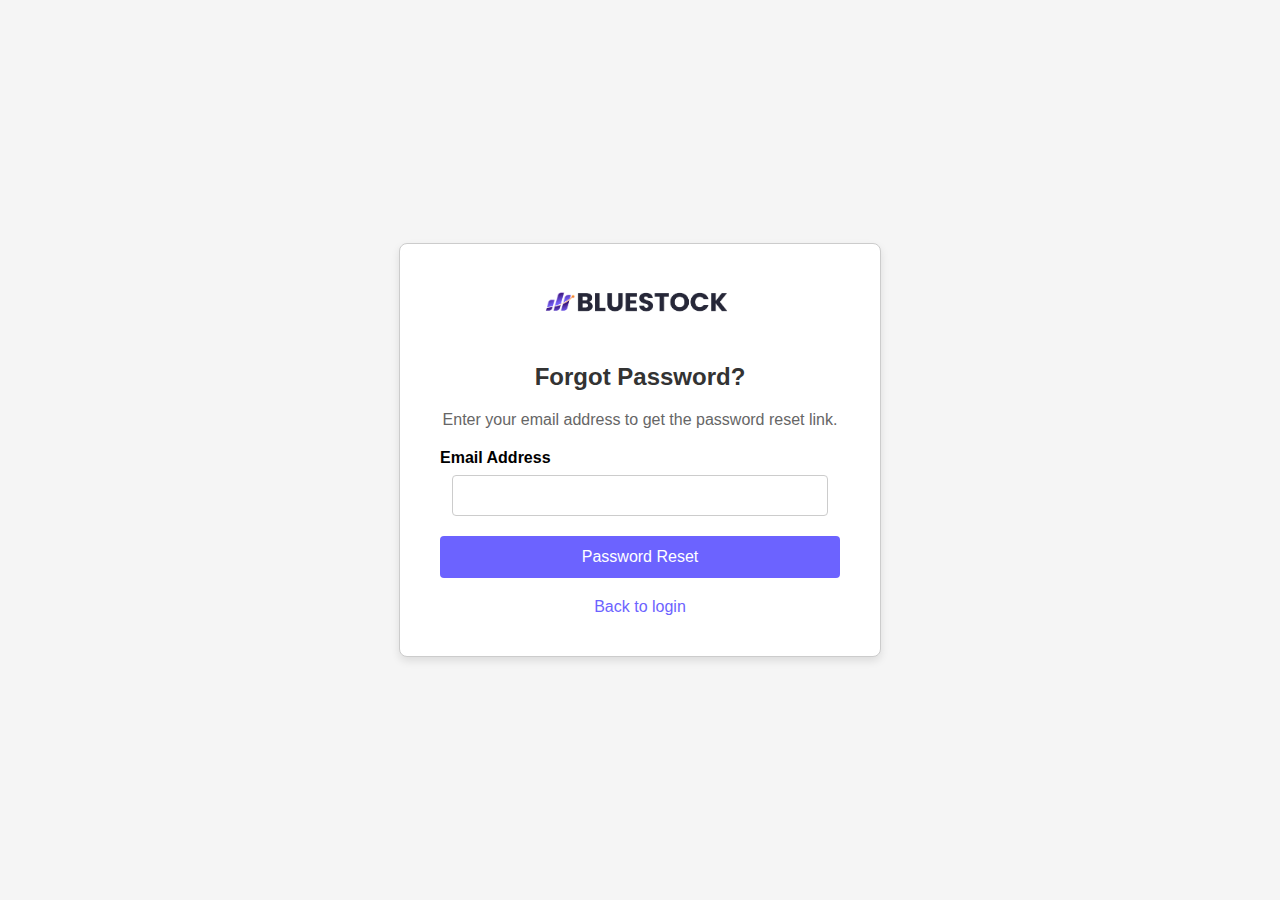
<file: Signin,login,forget password Page/forget.html>
<!DOCTYPE html>
<html lang="en">
<head>
    <meta charset="UTF-8">
    <meta name="viewport" content="width=device-width, initial-scale=1.0">
    <title>Bluestock Forgot Password</title>
    <link rel="stylesheet" href="forget.css">
</head>
<body>
    <div class="forgot-password-container">
        <img src="blue.png" alt="Bluestock Logo" class="logo">
        <h2>Forgot Password?</h2>
        <p>Enter your email address to get the password reset link.</p>
        <form action="#" method="post">
            <label for="email">Email Address</label>
            <input type="email" id="email" name="email" required>
            <button type="submit">Password Reset</button>
        </form>
        <a href="Login.html" class="back-to-login">Back to login</a>
    </div>
</body>
</html>
</file>
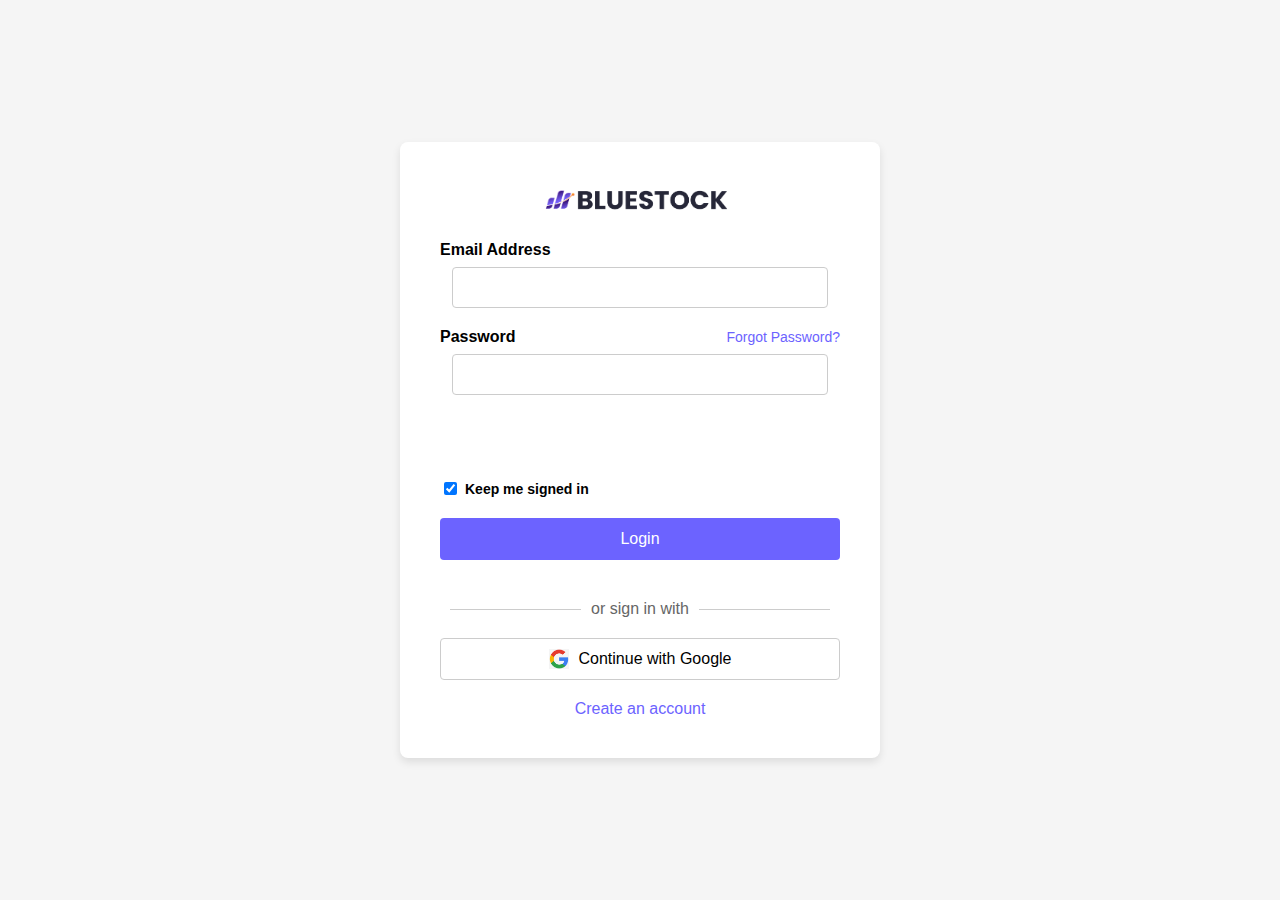
<file: Signin,login,forget password Page/Login.html>
<!DOCTYPE html>
<html lang="en">
<head>
    <meta charset="UTF-8">
    <meta name="viewport" content="width=device-width, initial-scale=1.0">
    <title>Bluestock Login</title>
    <link rel="stylesheet" href="login.css">
    <script src="https://www.google.com/recaptcha/api.js" async defer></script>
</head>
<body>
    <div class="login-container">
        <img src="blue.png" alt="Bluestock Logo" class="logo">
        <form action="#" method="post">
            <label for="email">Email Address</label>
            <input type="email" id="email" name="email" required>
            
            <div class="password-label-container">
                <label for="password">Password</label>
                <a href="forget.html" class="forgot-password">Forgot Password?</a>
            </div>
            <div class="password-container">
                <input type="password" id="password" name="password" required>
                <span class="password-toggle"><i class="eye-icon"></i></span>
            </div>
            <div class="captcha-container">
                <div class="g-recaptcha" data-sitekey="YOUR_SITE_KEY"></div>
            </div>
            
            <label class="keep-signed-in">
                <input type="checkbox" name="keep-signed-in" checked>
                Keep me signed in
            </label>
            
            <button type="submit">Login</button>
        </form>
        
        <div class="alternate-login">
            <div class="line"></div>
            <span>or sign in with</span>
            <div class="line"></div>
        </div>
        
        <div class="google-login">
            <img src="google.png" alt="Google Logo">
            <span>Continue with Google</span>
        </div>
        
        <a href="signup.html" class="create-account">Create an account</a>
    </div>
</body>
</html>
</file>
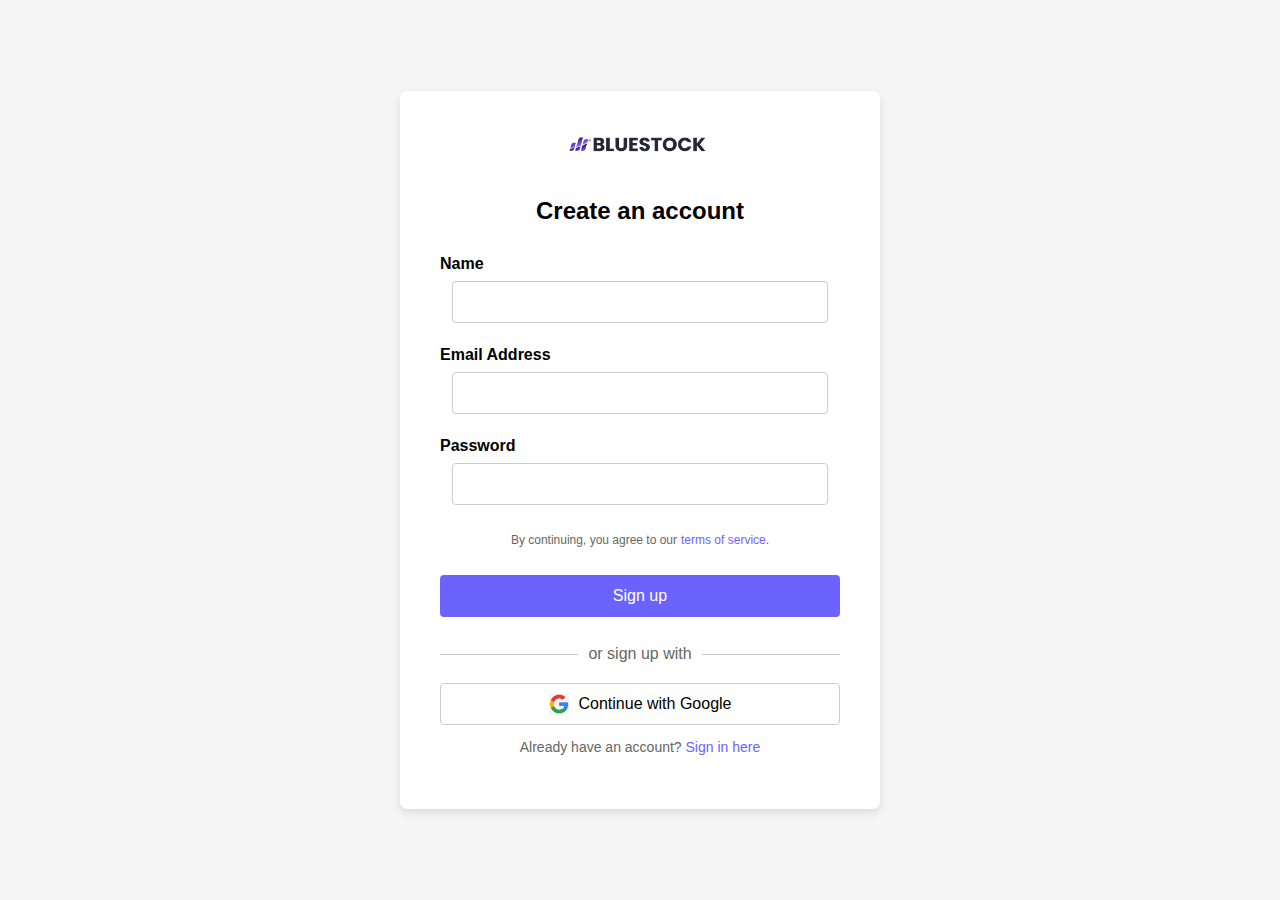
<file: Signin,login,forget password Page/signup.html>
<!DOCTYPE html>
<html lang="en">
<head>
    <meta charset="UTF-8">
    <meta name="viewport" content="width=device-width, initial-scale=1.0">
    <title>Bluestock Signup</title>
    <link rel="stylesheet" href="signup.css">
    <script src="https://www.google.com/recaptcha/api.js" async defer></script>
</head>
<body>
    <div class="signup-container">
        <img src="blue.png" alt="Bluestock Logo" class="logo">
        <h1>Create an account</h1>
        <form action="#" method="post">
            <label for="name">Name</label>
            <input type="text" id="name" name="name" required>
            
            <label for="email">Email Address</label>
            <input type="email" id="email" name="email" required>
            
            <label for="password">Password</label>
            <input type="password" id="password" name="password" required>
            
            <p class="terms-service">By continuing, you agree to our <a href="#">terms of service</a>.</p>
            
            <div class="g-recaptcha" data-sitekey="YOUR_SITE_KEY"></div>
            
            <button type="submit">Sign up</button>
        </form>
        <div class="alternate-signup">
            <div></div>
            <span>or sign up with</span>
            <div></div>
        </div>
        <div class="google-signup">
            <img src="google.png" alt="Google Logo">
            <span>Continue with Google</span>
        </div>
        <p>Already have an account? <a href="login.html">Sign in here</a></p>
    </div>
</body>
</html>
</file>
<file: Signin,login,forget password Page/forget.css>
body {
    display: flex;
    justify-content: center;
    align-items: center;
    height: 100vh;
    margin: 0;
    font-family: Arial, sans-serif;
    background-color: #f5f5f5;
}

.forgot-password-container {
    background-color: #ffffff;
    padding: 40px;
    box-shadow: 0 4px 8px rgba(0,0,0,0.1);
    border-radius: 8px;
    text-align: center;
    width: 100%;
    max-width: 400px;
}

.logo {
    width: 200px;
    height: auto;
    margin-bottom: 20px;
}

h2 {
    font-size: 24px;
    color: #333333;
}

p {
    font-size: 16px;
    color: #666666;
    margin-bottom: 20px;
}

label {
    display: block;
    text-align: left;
    font-weight: bold;
    margin-bottom: 8px;
}

input[type="email"] {
    width: calc(100% - 24px);
    padding: 12px;
    margin-bottom: 20px;
    box-sizing: border-box;
    border: 1px solid #ccc;
    border-radius: 4px;
}

button {
    width: 100%;
    padding: 12px;
    background-color: #6c63ff;
    border: none;
    border-radius: 4px;
    color: white;
    font-size: 16px;
    cursor: pointer;
    margin-bottom: 20px;
}

button:hover {
    background-color: #5752d4;
}

.back-to-login {
    color: #6c63ff;
    text-decoration: none;
}

.back-to-login:hover {
    text-decoration: underline;
}
.forgot-password-container {
    border: 1px solid #ccc;
}
</file>
<file: Signin,login,forget password Page/login.css>
body {
    display: flex;
    justify-content: center;
    align-items: center;
    height: 100vh;
    margin: 0;
    font-family: Arial, sans-serif;
    background-color: #f5f5f5;
}

.login-container {
    background-color: #ffffff;
    padding: 40px;
    box-shadow: 0 4px 8px rgba(0,0,0,0.1);
    border-radius: 8px;
    text-align: center;
    width: 100%;
    max-width: 400px;
}

.logo {
    width: 200px;
    height: auto;
    margin-bottom: 20px;
}

label {
    display: block;
    text-align: left;
    font-weight: bold;
    margin-bottom: 8px;
}

.password-label-container {
    display: flex;
    justify-content: space-between;
    align-items: center;
    margin-bottom: 8px;
}

.password-label-container label {
    margin-bottom: 0;
}

.password-label-container .forgot-password {
    color: #6c63ff;
    text-decoration: none;
    font-size: 14px;
}

.password-label-container .forgot-password:hover {
    text-decoration: underline;
}

input[type="email"],
input[type="password"] {
    width: calc(100% - 24px);
    padding: 12px;
    margin-bottom: 20px;
    box-sizing: border-box;
    border: 1px solid #ccc;
    border-radius: 4px;
}

.password-container {
    position: relative;
}

.password-container .password-toggle {
    position: absolute;
    right: 10px;
    top: 50%;
    transform: translateY(-50%);
    cursor: pointer;
}

.password-container .password-toggle .eye-icon {
    font-size: 18px;
}

.captcha-container {
    width: calc(100% - 24px);
    margin: 20px auto;
    box-sizing: border-box;
    display: flex;
    justify-content: center;
    align-items: center;
    padding: 12px;
}

.g-recaptcha {
    transform: scale(0.95);
    transform-origin: center;
}

.keep-signed-in {
    display: flex;
    align-items: center;
    font-size: 14px;
    margin-bottom: 20px;
}

.keep-signed-in input {
    margin-right: 8px;
}

button {
    width: 100%;
    padding: 12px;
    background-color: #6c63ff;
    border: none;
    border-radius: 4px;
    color: white;
    font-size: 16px;
    cursor: pointer;
    margin-bottom: 20px;
}

button:hover {
    background-color: #5752d4;
}

.alternate-login {
    display: flex;
    align-items: center;
    justify-content: center;
    margin: 20px 0;
    color: #666;
}

.alternate-login .line {
    flex-grow: 1;
    height: 1px;
    background-color: #ccc;
    margin: 0 10px;
}

.google-login {
    display: flex;
    align-items: center;
    justify-content: center;
    padding: 10px;
    border: 1px solid #ccc;
    border-radius: 4px;
    cursor: pointer;
    margin-bottom: 20px;
}

.google-login img {
    width: 20px;
    margin-right: 10px;
}

.create-account {
    color: #6c63ff;
    text-decoration: none;
}

.create-account:hover {
    text-decoration: underline;
}
</file>
<file: Signin,login,forget password Page/signup.css>
body {
    display: flex;
    justify-content: center;
    align-items: center;
    height: 100vh;
    margin: 0;
    font-family: Arial, sans-serif;
    background-color: #f5f5f5;
}

.signup-container {
    background-color: #ffffff;
    padding: 40px;
    box-shadow: 0 4px 8px rgba(0, 0, 0, 0.1);
    border-radius: 8px;
    text-align: center;
    width: 100%;
    max-width: 400px;
}

.logo {
    width: 150px;
    height: auto;
    margin-bottom: 20px;
}

h1 {
    font-size: 24px;
    margin-bottom: 30px;
}

label {
    display: block;
    text-align: left;
    font-weight: bold;
    margin-top: 15px;
}

input[type="text"],
input[type="email"],
input[type="password"] {
    width: calc(100% - 24px);
    padding: 12px;
    margin: 8px 0;
    box-sizing: border-box;
    border: 1px solid #ccc;
    border-radius: 4px;
    font-size: 14px;
}

.terms-service {
    display: flex;
    justify-content: center;
    font-size: 12px;
    margin: 20px 0;
}

.terms-service a {
    color: #6c63ff;
    text-decoration: none;
    margin-left: 4px;
}

button {
    width: 100%;
    padding: 12px;
    background-color: #6c63ff;
    border: none;
    border-radius: 4px;
    color: white;
    font-size: 16px;
    cursor: pointer;
    margin: 8px 0;
}

button:hover {
    background-color: #5752d4;
}

.alternate-signup {
    display: flex;
    align-items: center;
    margin: 20px 0;
}

.alternate-signup div {
    flex-grow: 1;
    height: 1px;
    background-color: #ccc;
}

.alternate-signup span {
    margin: 0 10px;
    color: #666;
}

.google-signup {
    display: flex;
    align-items: center;
    justify-content: center;
    padding: 10px;
    border: 1px solid #ccc;
    border-radius: 4px;
    cursor: pointer;
    margin-top: 10px;
}

.google-signup img {
    width: 20px;
    margin-right: 10px;
}

a {
    color: #6c63ff;
    text-decoration: none;
}

p {
    color: #666;
    font-size: 14px;
}
</file>
